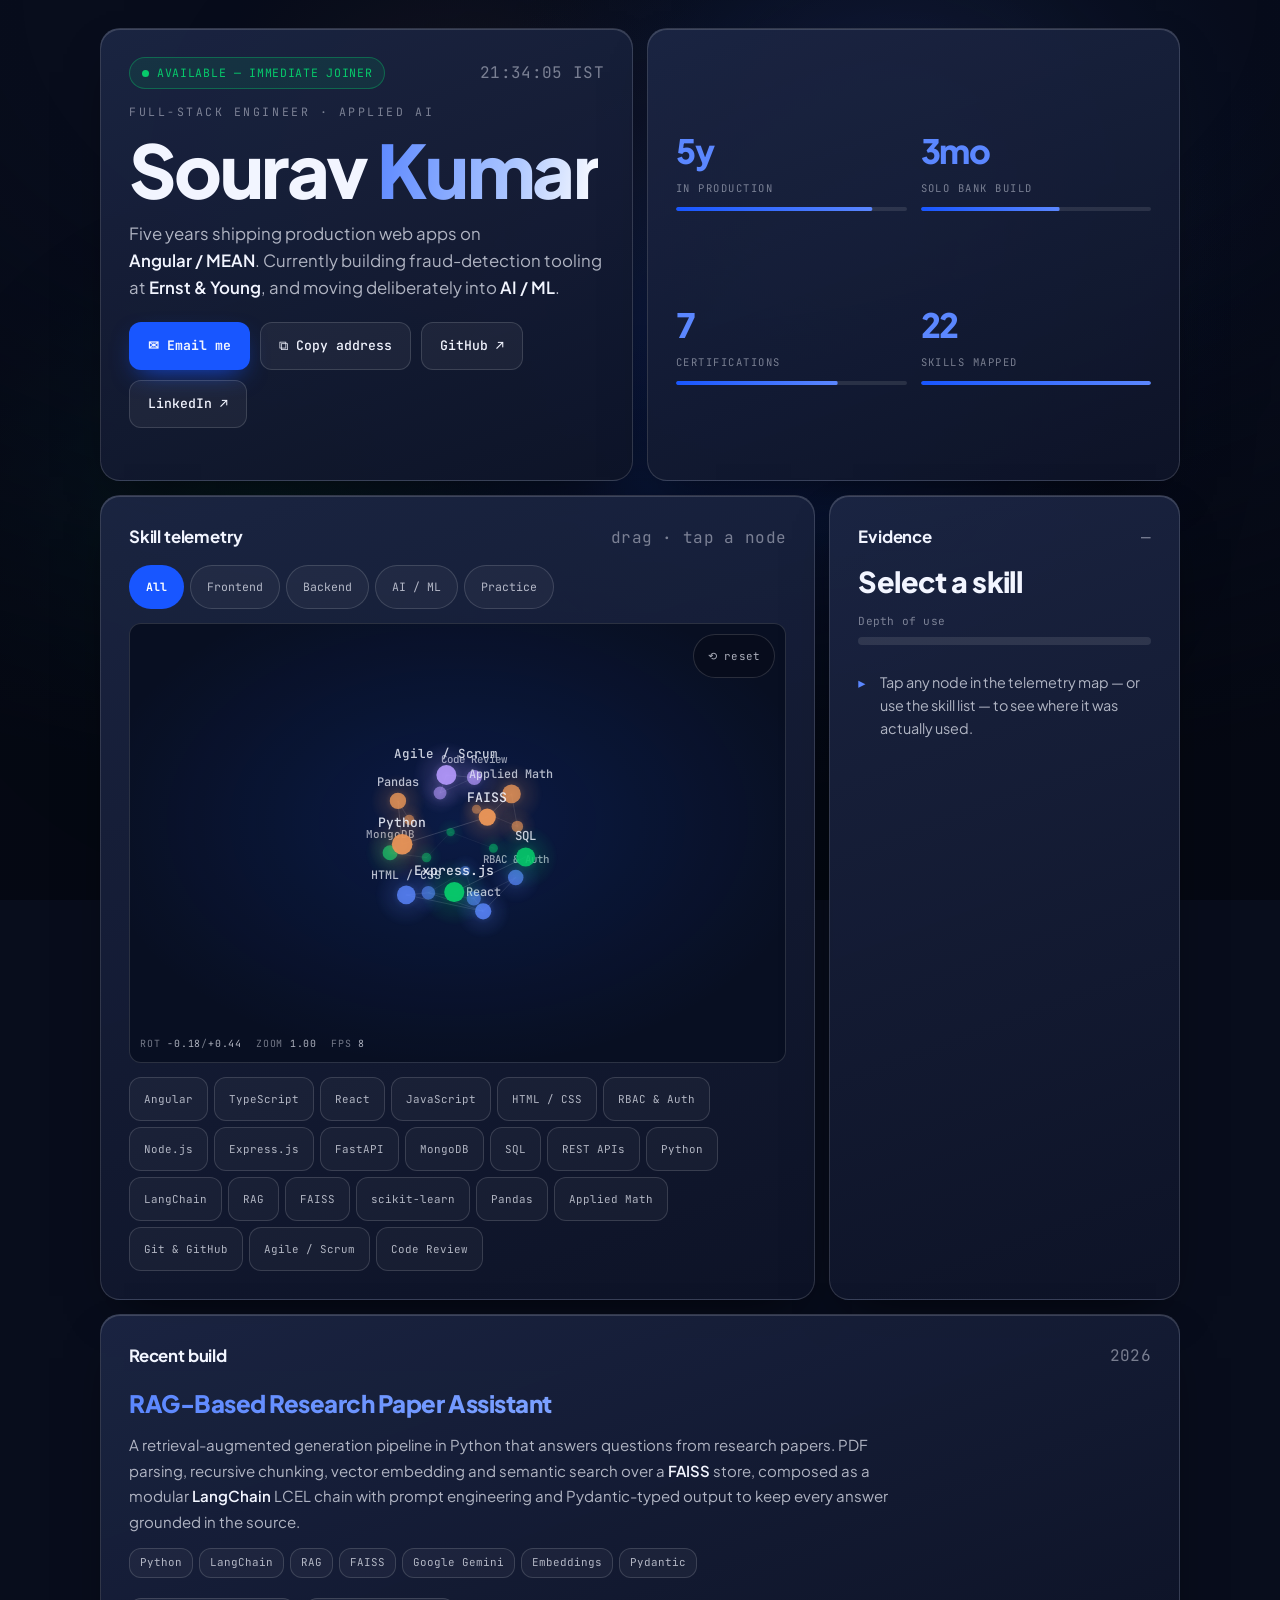
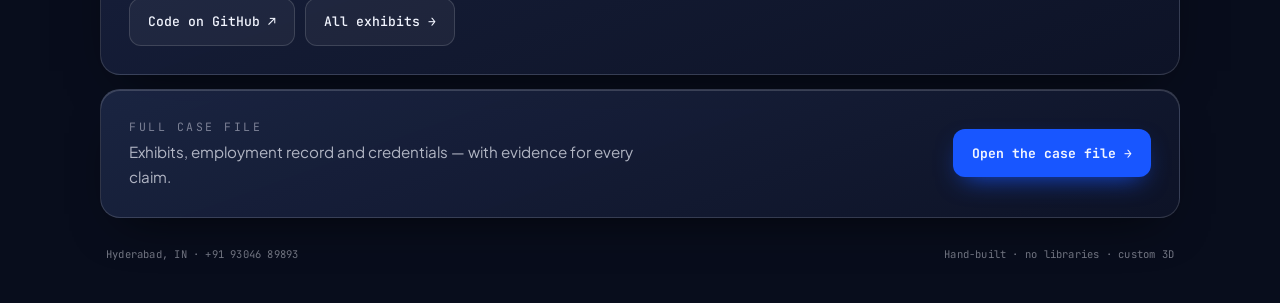
<file: index.html>
<!DOCTYPE html>
<html lang="en">
<head>
<meta charset="UTF-8">
<meta name="viewport" content="width=device-width, initial-scale=1, viewport-fit=cover">
<meta name="theme-color" content="#080D1C">
<title>Sourav Kumar — Full-Stack Engineer</title>
<meta name="description" content="Sourav Kumar — full-stack engineer (Angular/MEAN) moving into AI/ML. Five years in production, fraud-detection tooling at EY. Live skill telemetry.">
<link rel="icon" href="favicon.svg" type="image/svg+xml">
<link rel="preconnect" href="https://fonts.googleapis.com">
<link rel="preconnect" href="https://fonts.gstatic.com" crossorigin>
<link href="https://fonts.googleapis.com/css2?family=Plus+Jakarta+Sans:wght@400;500;600;700;800&family=JetBrains+Mono:wght@400;500;700&display=swap" rel="stylesheet">
<link rel="stylesheet" href="css/style.css">
</head>
<body>
<canvas id="aurora" aria-hidden="true"></canvas>
<div class="vignette" aria-hidden="true"></div>

<a class="skip" href="#panel-skills">Skip to skills</a>

<main class="shell">

  <!-- ===== IDENTITY ===== -->
  <section class="glass panel panel--id" aria-labelledby="name">
    <div class="panel__head">
      <span class="tag">
        <span class="pulse" aria-hidden="true"></span>
        <span>Available — immediate joiner</span>
      </span>
      <span class="mono t-dim" id="clock">--:--:-- IST</span>
    </div>

    <p class="mono eyebrow">Full-Stack Engineer · Applied AI</p>
    <h1 id="name">Sourav <span class="grad">Kumar</span></h1>
    <p class="lede">
      Five years shipping production web apps on <strong>Angular&nbsp;/&nbsp;MEAN</strong>.
      Currently building fraud-detection tooling at <strong>Ernst&nbsp;&amp;&nbsp;Young</strong>,
      and moving deliberately into <strong>AI&nbsp;/&nbsp;ML</strong>.
    </p>

    <div class="actions">
      <a class="btn btn--primary" href="mailto:souravkr.62@gmail.com">
        <span aria-hidden="true">✉</span> Email me
      </a>
      <button class="btn" id="copyBtn" type="button" data-mail="souravkr.62@gmail.com">
        <span aria-hidden="true">⧉</span> <span id="copyLabel">Copy address</span>
      </button>
      <a class="btn" href="https://github.com/Sourav-Kumar-bit" target="_blank" rel="noopener">GitHub ↗</a>
      <a class="btn" href="https://www.linkedin.com/in/sourav-kumar-bb46b2196" target="_blank" rel="noopener">LinkedIn ↗</a>
    </div>
    <p class="status mono t-dim" id="copyStatus" role="status" aria-live="polite"></p>
  </section>

  <!-- ===== READOUTS ===== -->
  <section class="glass panel panel--stats" aria-label="Career readouts">
    <div class="stat">
      <span class="stat__n" data-count="5" data-suffix="y">0</span>
      <span class="stat__l mono">In production</span>
      <span class="meter" aria-hidden="true"><i style="--p:.85"></i></span>
    </div>
    <div class="stat">
      <span class="stat__n" data-count="3" data-suffix="mo">0</span>
      <span class="stat__l mono">Solo bank build</span>
      <span class="meter" aria-hidden="true"><i style="--p:.6"></i></span>
    </div>
    <div class="stat">
      <span class="stat__n" data-count="7" data-suffix="">0</span>
      <span class="stat__l mono">Certifications</span>
      <span class="meter" aria-hidden="true"><i style="--p:.7"></i></span>
    </div>
    <div class="stat">
      <span class="stat__n" data-count="22" data-suffix="">0</span>
      <span class="stat__l mono">Skills mapped</span>
      <span class="meter" aria-hidden="true"><i style="--p:1"></i></span>
    </div>
  </section>

  <!-- ===== TELEMETRY ===== -->
  <section class="glass panel panel--telemetry" id="panel-skills" aria-labelledby="teleTitle">
    <div class="panel__head">
      <h2 id="teleTitle" class="panel__title">Skill telemetry</h2>
      <span class="mono t-dim hide-sm">drag · tap a node</span>
    </div>

    <div class="chips" role="group" aria-label="Filter skills by category">
      <button class="chip is-on" type="button" data-cat="all">All</button>
      <button class="chip" type="button" data-cat="fe">Frontend</button>
      <button class="chip" type="button" data-cat="be">Backend</button>
      <button class="chip" type="button" data-cat="ml">AI / ML</button>
      <button class="chip" type="button" data-cat="pr">Practice</button>
    </div>

    <div class="scope">
      <canvas id="space" aria-label="Interactive 3D map of skills. Use the skill list below for keyboard access." role="img"></canvas>
      <div class="hud mono" aria-hidden="true">
        <span>ROT <output id="ox">+0.00</output>/<output id="oy">+0.00</output></span>
        <span>ZOOM <output id="oz">1.00</output></span>
        <span>FPS <output id="fps">60</output></span>
      </div>
      <button class="reset mono" id="resetBtn" type="button" title="Reset view">⟲ reset</button>
    </div>

    <!-- keyboard-accessible equivalent of the canvas -->
    <div class="nodes" id="nodeList" role="group" aria-label="Skills list"></div>
  </section>

  <!-- ===== DOSSIER ===== -->
  <section class="glass panel panel--dossier" aria-labelledby="dTitle">
    <div class="panel__head">
      <h2 id="dTitle" class="panel__title">Evidence</h2>
      <span class="mono t-dim" id="dCat">—</span>
    </div>
    <p class="d-name" id="dName">Select a skill</p>
    <div class="depth">
      <span class="mono t-dim">Depth of use</span>
      <span class="meter meter--lg" aria-hidden="true"><i id="dBar" style="--p:0"></i></span>
    </div>
    <ul class="ev" id="dEv" aria-live="polite">
      <li>Tap any node in the telemetry map — or use the skill list — to see where it was actually used.</li>
    </ul>
  </section>

  <!-- ===== FEATURED BUILD ===== -->
  <section class="glass panel panel--work" aria-labelledby="workTitle">
    <div class="panel__head">
      <h2 id="workTitle" class="panel__title">Recent build</h2>
      <span class="mono t-dim">2026</span>
    </div>
    <p class="work-name">RAG-Based Research Paper Assistant</p>
    <p class="work-copy">
      A retrieval-augmented generation pipeline in Python that answers questions from research
      papers. PDF parsing, recursive chunking, vector embedding and semantic search over a
      <strong>FAISS</strong> store, composed as a modular <strong>LangChain</strong> LCEL chain with
      prompt engineering and Pydantic-typed output to keep every answer grounded in the source.
    </p>
    <ul class="work-stack" aria-label="Technologies used">
      <li>Python</li><li>LangChain</li><li>RAG</li><li>FAISS</li>
      <li>Google Gemini</li><li>Embeddings</li><li>Pydantic</li>
    </ul>
    <div class="actions">
      <a class="btn" href="https://github.com/Sourav-Kumar-bit" target="_blank" rel="noopener">Code on GitHub ↗</a>
      <a class="btn" href="casefile.html#exhibits">All exhibits →</a>
    </div>
  </section>

  <!-- ===== NAV OUT ===== -->
  <section class="glass panel panel--next">
    <div>
      <p class="mono eyebrow">Full case file</p>
      <p class="next-copy">Exhibits, employment record and credentials — with evidence for every claim.</p>
    </div>
    <a class="btn btn--primary" href="casefile.html">Open the case file →</a>
  </section>

  <footer class="foot mono">
    <span>Hyderabad, IN · +91 93046 89893</span>
    <span>Hand-built · no libraries · custom 3D</span>
  </footer>
</main>

<script src="js/main.js" defer></script>
</body>
</html>
</file>
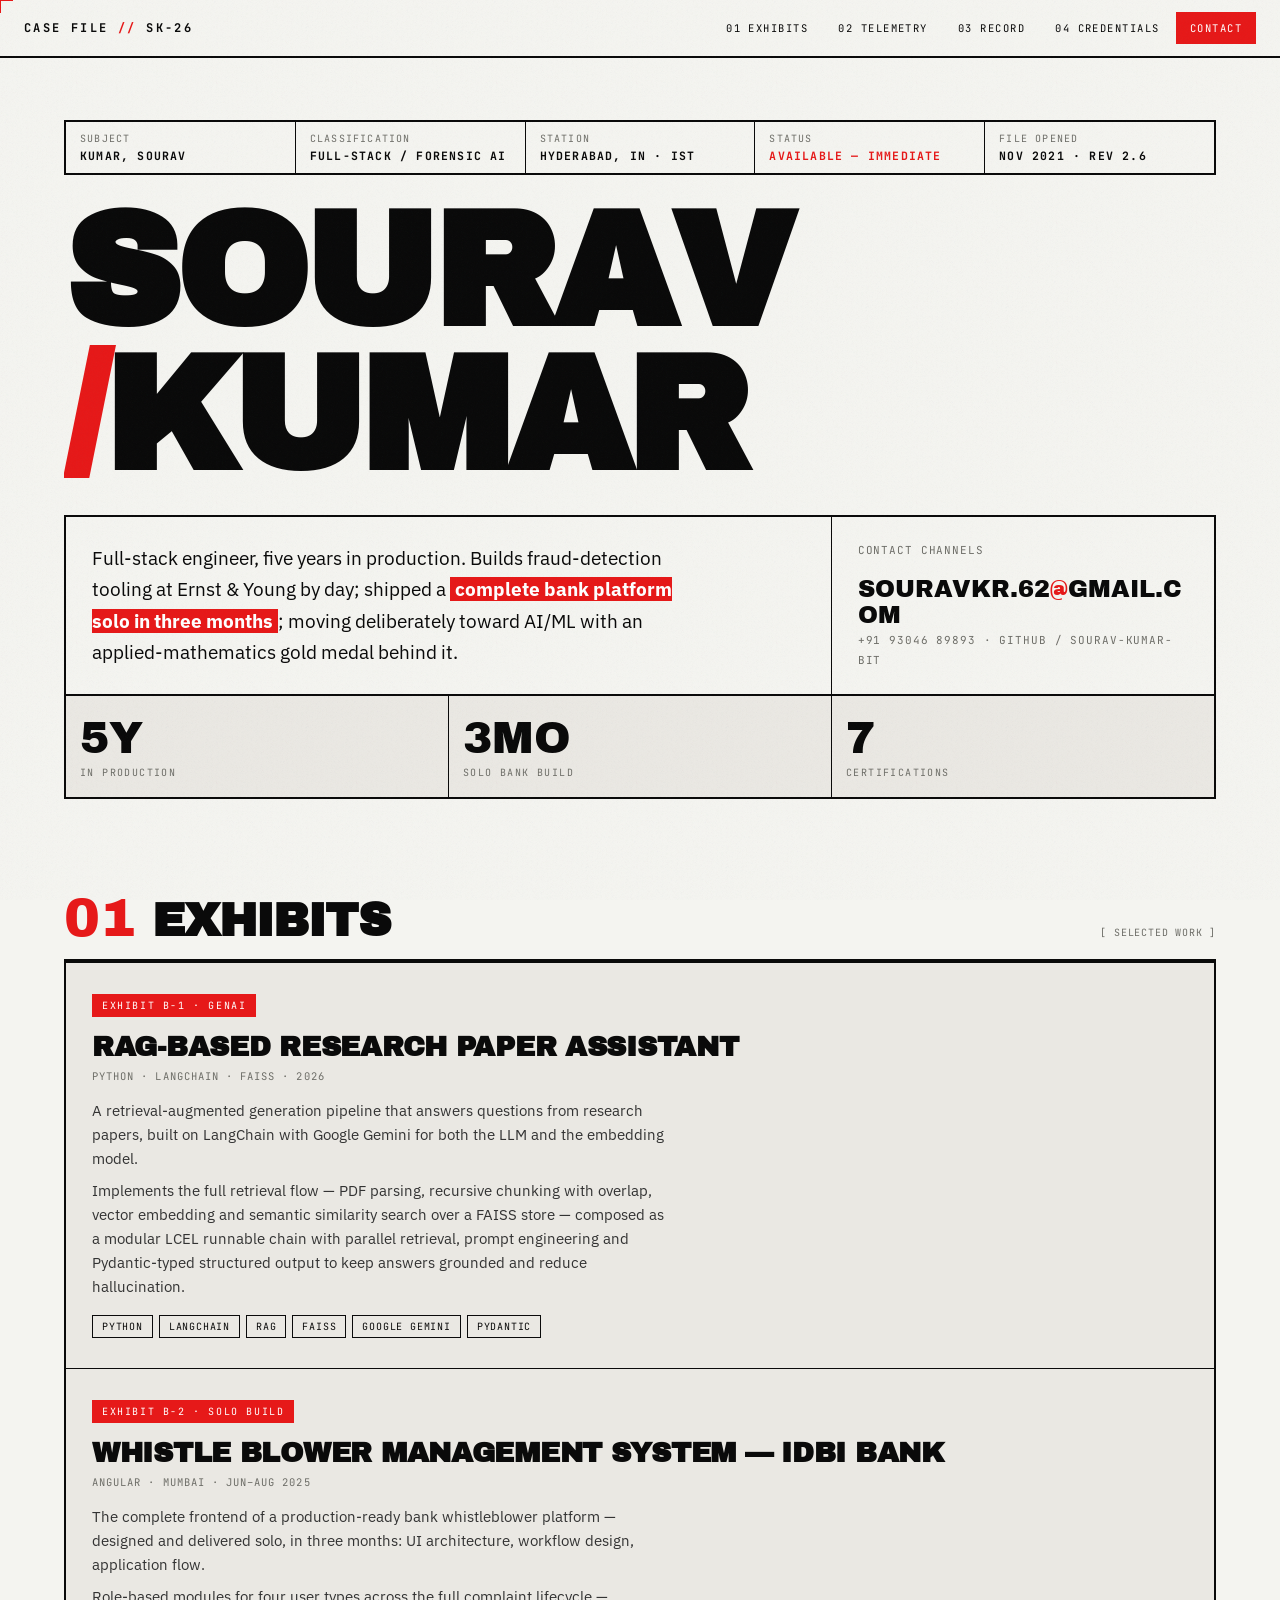
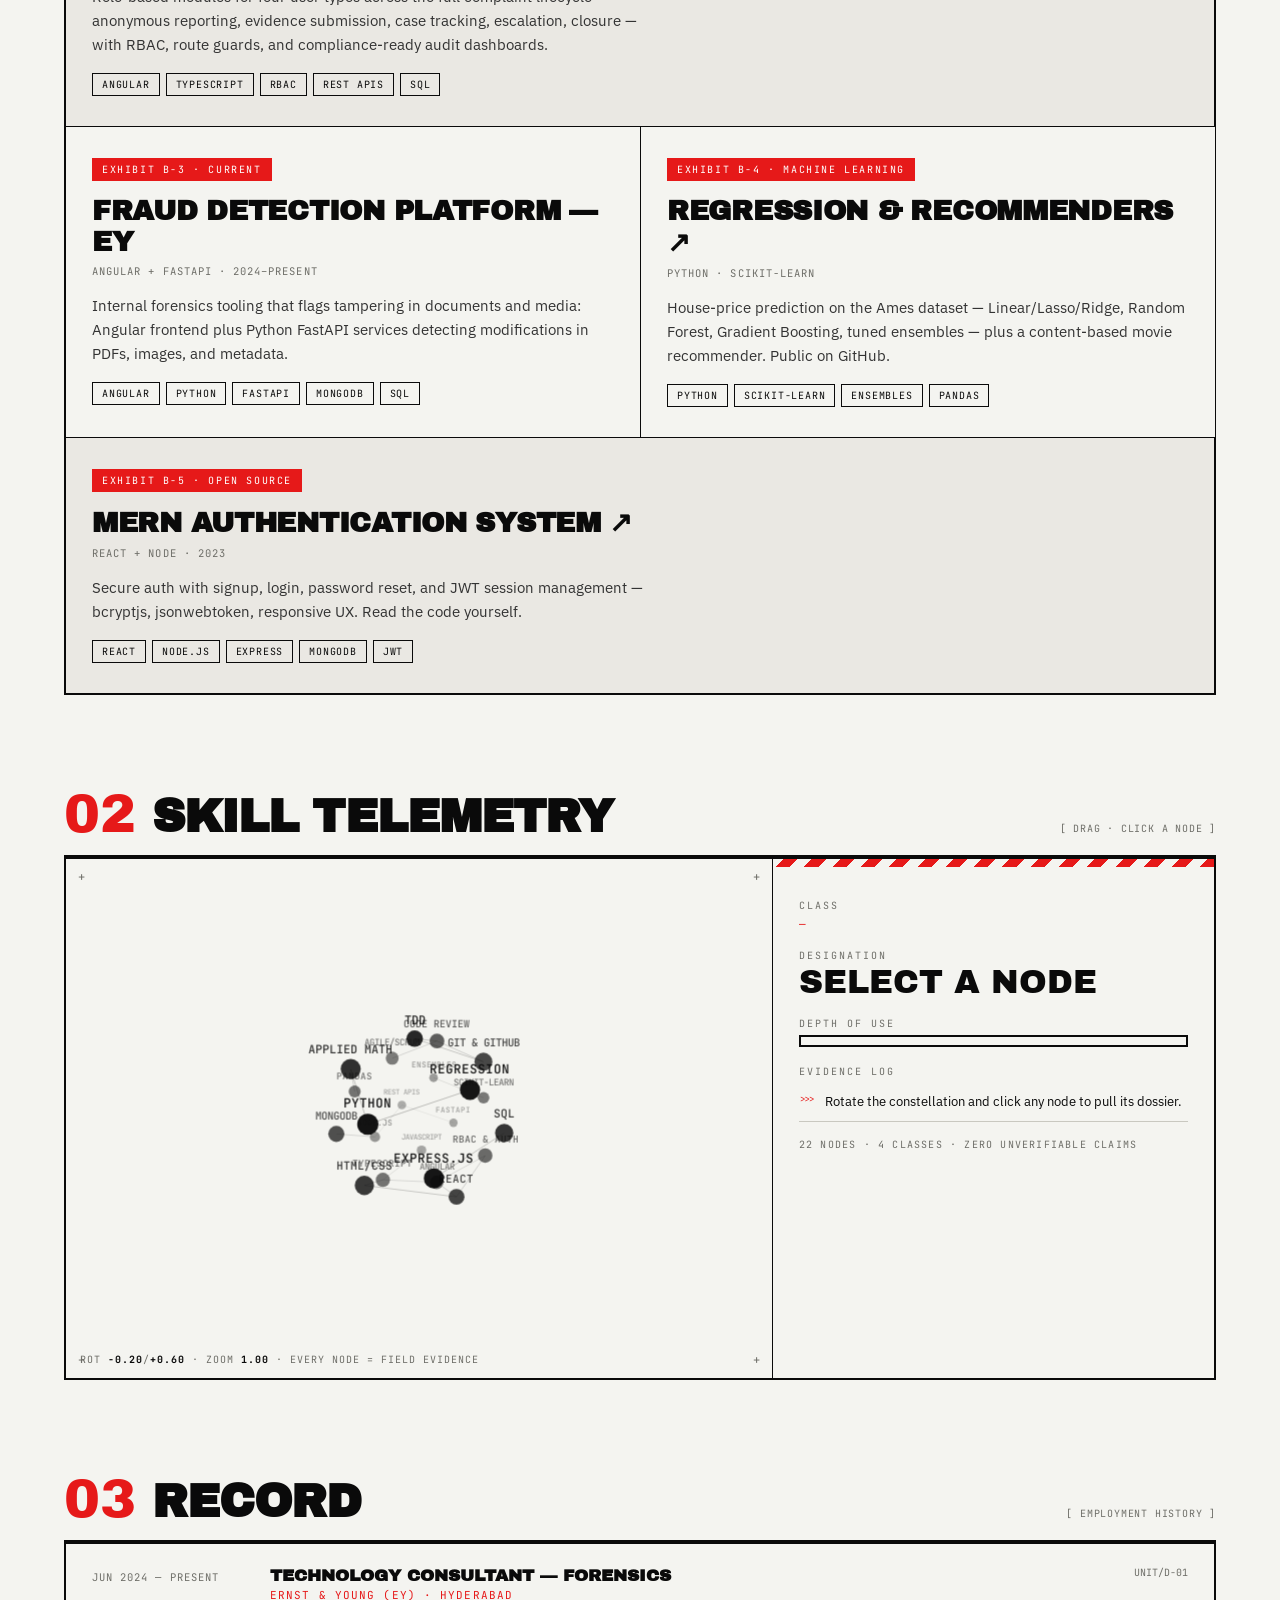
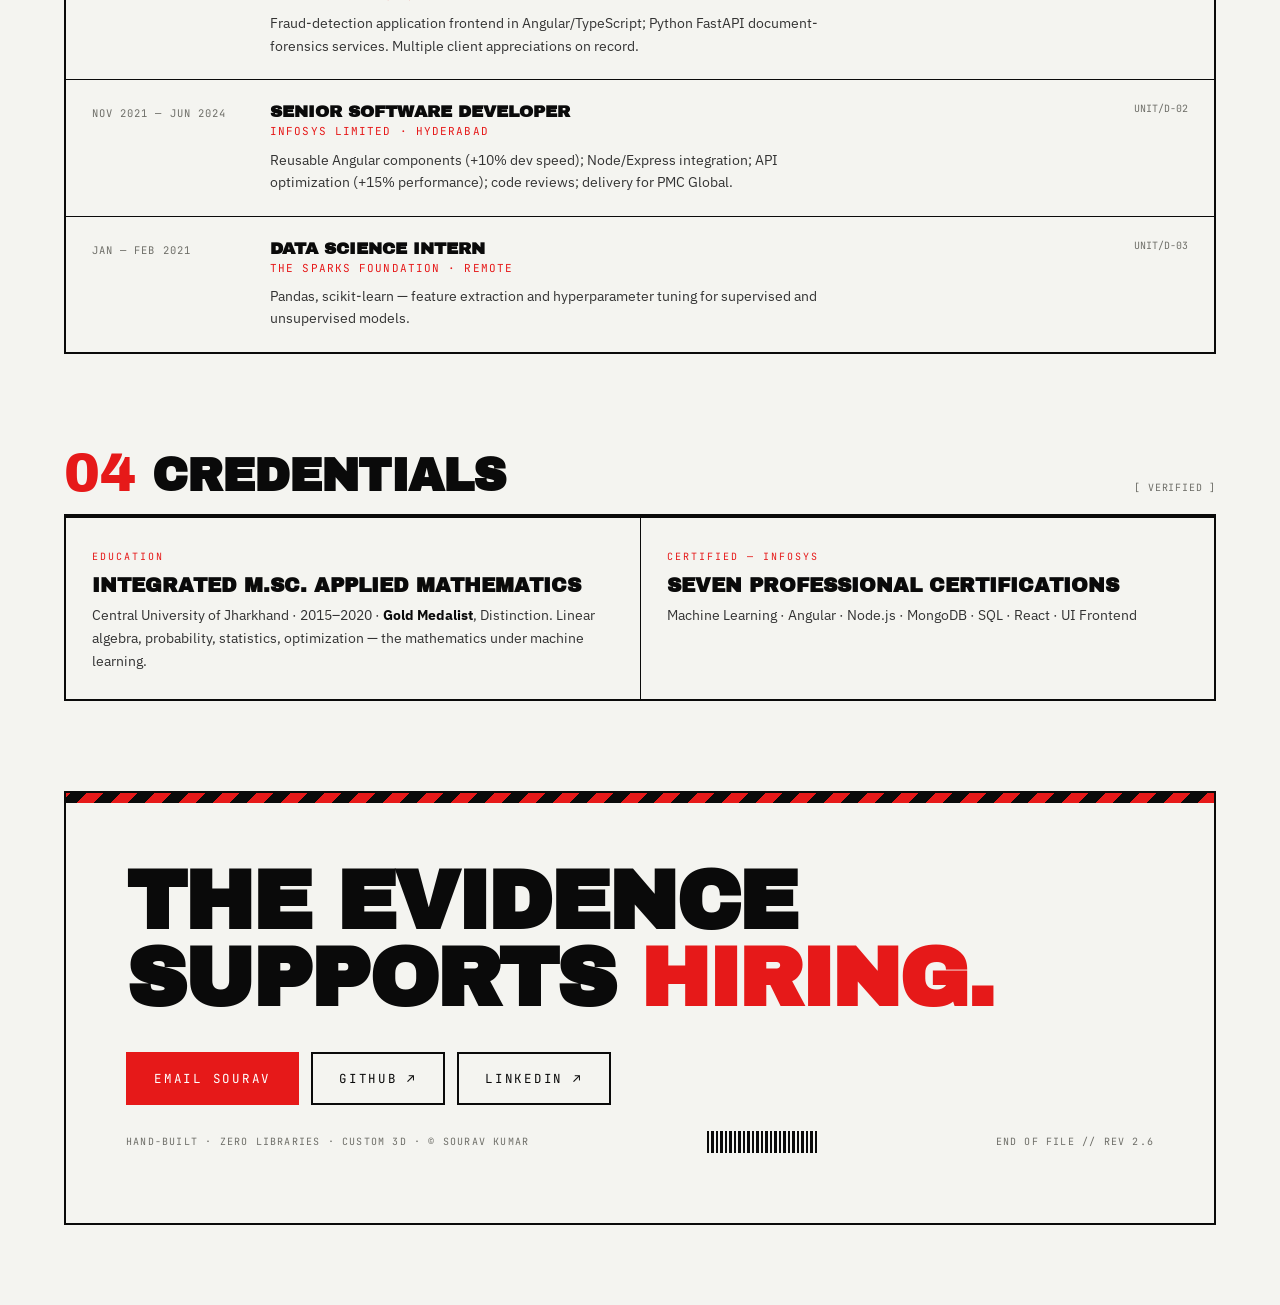
<file: casefile.html>
<!DOCTYPE html>
<html lang="en">
<head>
<meta charset="UTF-8"><meta name="viewport" content="width=device-width, initial-scale=1.0">
<title>SOURAV KUMAR — CASE FILE</title>
<meta name="description" content="Sourav Kumar — full-stack engineer, forensic AI. Five years in production. The evidence supports hiring.">
<link rel="icon" href="favicon.svg" type="image/svg+xml">
<link rel="preconnect" href="https://fonts.googleapis.com">
<link href="https://fonts.googleapis.com/css2?family=Archivo+Black&family=IBM+Plex+Sans:wght@400;500;600&family=JetBrains+Mono:wght@400;500;700&display=swap" rel="stylesheet">
<link rel="stylesheet" href="css/casefile.css">
</head>
<body>
<div id="pre"><div class="stamp">DECLASSIFYING // CASE FILE SK-26</div></div>
<div id="prog"></div>
<div id="cur"></div>
<nav id="nav"><div class="in">
  <span class="brand">CASE FILE <s>//</s> SK-26</span>
  <div class="nl">
    <a href="#exhibits">01 Exhibits</a><a href="#telemetry">02 Telemetry</a><a href="#record">03 Record</a><a href="#credentials">04 Credentials</a>
    <a class="red" href="mailto:souravkr.62@gmail.com">Contact</a>
  </div>
</div></nav>

<header>
  <div class="meta-strip">
    <div>Subject<b>KUMAR, SOURAV</b></div>
    <div>Classification<b>FULL-STACK / FORENSIC AI</b></div>
    <div>Station<b>HYDERABAD, IN · IST</b></div>
    <div>Status<b style="color:var(--red)">AVAILABLE — IMMEDIATE</b></div>
    <div>File opened<b>NOV 2021 · REV 2.6</b></div>
  </div>
  <h1 class="mac"><span class="h1wrap" id="ln1"></span><span class="h1wrap" id="ln2"></span></h1>
  <div class="lede-grid">
    <div class="lede">
      <p>Full-stack engineer, five years in production. Builds fraud-detection tooling at Ernst &amp; Young by day; shipped a <b>complete bank platform solo in three months</b>; moving deliberately toward AI/ML with an applied-mathematics gold medal behind it.</p>
    </div>
    <div class="avail">
      <span class="mono">Contact channels</span>
      <div>
        <div class="big">souravkr.62<span class="grn">@</span>gmail.com</div>
        <span class="mono">+91 93046 89893 · GITHUB / SOURAV-KUMAR-BIT</span>
      </div>
    </div>
  </div>
  <div class="counts">
    <div><div class="n" data-count="5" data-suffix="Y">0</div><div class="l2">In production</div></div>
    <div><div class="n" data-count="3" data-suffix="MO">0</div><div class="l2">Solo bank build</div></div>
    <div><div class="n" data-count="7" data-suffix="">0</div><div class="l2">Certifications</div></div>
  </div>
</header>

<section id="exhibits">
  <div class="shead"><span class="no">01</span><h2>Exhibits</h2><span class="fill"></span><span class="mono">[ Selected work ]</span></div>
  <div class="exgrid">
    <article class="ex wide tilt">
      <span class="tag">Exhibit B-1 · GenAI</span>
      <h3>RAG-Based Research Paper Assistant</h3>
      <p class="mt">Python · LangChain · FAISS · 2026</p>
      <p>A retrieval-augmented generation pipeline that answers questions from research papers, built on LangChain with Google Gemini for both the LLM and the embedding model.</p>
      <p>Implements the full retrieval flow — PDF parsing, recursive chunking with overlap, vector embedding and semantic similarity search over a FAISS store — composed as a modular LCEL runnable chain with parallel retrieval, prompt engineering and Pydantic-typed structured output to keep answers grounded and reduce hallucination.</p>
      <div class="st"><span>Python</span><span>LangChain</span><span>RAG</span><span>FAISS</span><span>Google Gemini</span><span>Pydantic</span></div>
    </article>
    <article class="ex wide tilt">
      <span class="tag">Exhibit B-2 · Solo build</span>
      <h3>Whistle Blower Management System — IDBI Bank</h3>
      <p class="mt">Angular · Mumbai · Jun–Aug 2025</p>
      <p>The complete frontend of a production-ready bank whistleblower platform — designed and delivered solo, in three months: UI architecture, workflow design, application flow.</p>
      <p>Role-based modules for four user types across the full complaint lifecycle — anonymous reporting, evidence submission, case tracking, escalation, closure — with RBAC, route guards, and compliance-ready audit dashboards.</p>
      <div class="st"><span>Angular</span><span>TypeScript</span><span>RBAC</span><span>REST APIs</span><span>SQL</span></div>
    </article>
    <article class="ex tilt">
      <span class="tag">Exhibit B-3 · Current</span>
      <h3>Fraud Detection Platform — EY</h3>
      <p class="mt">Angular + FastAPI · 2024–present</p>
      <p>Internal forensics tooling that flags tampering in documents and media: Angular frontend plus Python FastAPI services detecting modifications in PDFs, images, and metadata.</p>
      <div class="st"><span>Angular</span><span>Python</span><span>FastAPI</span><span>MongoDB</span><span>SQL</span></div>
    </article>
    <article class="ex tilt">
      <span class="tag">Exhibit B-4 · Machine learning</span>
      <h3><a href="https://github.com/Sourav-Kumar-bit/Machine-Learning-Projects" target="_blank" rel="noopener">Regression &amp; Recommenders ↗</a></h3>
      <p class="mt">Python · scikit-learn</p>
      <p>House-price prediction on the Ames dataset — Linear/Lasso/Ridge, Random Forest, Gradient Boosting, tuned ensembles — plus a content-based movie recommender. Public on GitHub.</p>
      <div class="st"><span>Python</span><span>scikit-learn</span><span>Ensembles</span><span>Pandas</span></div>
    </article>
    <article class="ex wide tilt">
      <span class="tag">Exhibit B-5 · Open source</span>
      <h3><a href="https://github.com/Sourav-Kumar-bit/Authentication-System" target="_blank" rel="noopener">MERN Authentication System ↗</a></h3>
      <p class="mt">React + Node · 2023</p>
      <p>Secure auth with signup, login, password reset, and JWT session management — bcryptjs, jsonwebtoken, responsive UX. Read the code yourself.</p>
      <div class="st"><span>React</span><span>Node.js</span><span>Express</span><span>MongoDB</span><span>JWT</span></div>
    </article>
  </div>
</section>

<section id="telemetry">
  <div class="shead"><span class="no">02</span><h2>Skill Telemetry</h2><span class="fill"></span><span class="mono">[ Drag · click a node ]</span></div>
  <div class="tele-wrap">
    <div class="tele-canvas">
      <canvas id="space"></canvas>
      <span class="cross" style="top:10px;left:12px">+</span><span class="cross" style="top:10px;right:12px">+</span>
      <span class="cross" style="bottom:10px;left:12px">+</span><span class="cross" style="bottom:10px;right:12px">+</span>
      <div class="tele-hud">ROT <output id="ox">+0.00</output>/<output id="oy">+0.00</output> · ZOOM <output id="oz">1.00</output> · EVERY NODE = FIELD EVIDENCE</div>
    </div>
    <aside class="dossier">
      <div class="stripes"></div>
      <dl>
        <dt>Class</dt><dd id="d-cat">—</dd>
        <dt>Designation</dt><dd id="d-name">SELECT A NODE</dd>
        <dt>Depth of use</dt><dd><div class="bar"><i id="d-bar"></i></div></dd>
        <dt>Evidence log</dt><dd><ul class="ev" id="d-ev"><li>Rotate the constellation and click any node to pull its dossier.</li></ul></dd>
      </dl>
      <p class="hint">22 nodes · 4 classes · zero unverifiable claims</p>
    </aside>
  </div>
</section>

<section id="record">
  <div class="shead"><span class="no">03</span><h2>Record</h2><span class="fill"></span><span class="mono">[ Employment history ]</span></div>
  <div class="rec">
    <div class="rrow"><span class="when">Jun 2024 — Present</span><div><h3>Technology Consultant — Forensics</h3><p class="org">Ernst &amp; Young (EY) · Hyderabad</p><p>Fraud-detection application frontend in Angular/TypeScript; Python FastAPI document-forensics services. Multiple client appreciations on record.</p></div><span class="id">UNIT/D-01</span></div>
    <div class="rrow"><span class="when">Nov 2021 — Jun 2024</span><div><h3>Senior Software Developer</h3><p class="org">Infosys Limited · Hyderabad</p><p>Reusable Angular components (+10% dev speed); Node/Express integration; API optimization (+15% performance); code reviews; delivery for PMC Global.</p></div><span class="id">UNIT/D-02</span></div>
    <div class="rrow"><span class="when">Jan — Feb 2021</span><div><h3>Data Science Intern</h3><p class="org">The Sparks Foundation · Remote</p><p>Pandas, scikit-learn — feature extraction and hyperparameter tuning for supervised and unsupervised models.</p></div><span class="id">UNIT/D-03</span></div>
  </div>
</section>

<section id="credentials">
  <div class="shead"><span class="no">04</span><h2>Credentials</h2><span class="fill"></span><span class="mono">[ Verified ]</span></div>
  <div class="cred">
    <div><span class="k">Education</span><h3>Integrated M.Sc. Applied Mathematics</h3><p>Central University of Jharkhand · 2015–2020 · <b>Gold Medalist</b>, Distinction. Linear algebra, probability, statistics, optimization — the mathematics under machine learning.</p></div>
    <div><span class="k">Certified — Infosys</span><h3>Seven professional certifications</h3><p>Machine Learning · Angular · Node.js · MongoDB · SQL · React · UI Frontend</p></div>
  </div>
</section>

<div class="verdict">
  <div class="box">
    <h2>The evidence<br>supports <em>hiring.</em></h2>
    <div class="row">
      <span class="mag"><a class="cta pri" href="mailto:souravkr.62@gmail.com?subject=Regarding your case file">Email Sourav</a></span>
      <span class="mag"><a class="cta" href="https://github.com/Sourav-Kumar-bit" target="_blank" rel="noopener">GitHub ↗</a></span>
      <span class="mag"><a class="cta" href="https://www.linkedin.com/in/sourav-kumar-bb46b2196" target="_blank" rel="noopener">LinkedIn ↗</a></span>
    </div>
    <div class="foot"><span>Hand-built · zero libraries · custom 3D · © Sourav Kumar</span><span class="barcode" aria-hidden="true"></span><span>END OF FILE // REV 2.6</span></div>
  </div>
</div>

<script src="js/casefile.js" defer></script>
</body>
</html>
</file>
<file: css/style.css>
/* =========================================================
   SOURAV KUMAR — COVER
   System: Glassmorphism (typeui.sh tokens) · metaphor: glass instrument panel
   Mobile-first. All sizing in a fluid scale; no hover-only information.
   ========================================================= */

:root{
  /* brand tokens */
  --primary:#1856FF;
  --primary-lit:#5B87FF;
  --success:#07CA6B;
  --warning:#E89558;
  --danger:#EA2143;

  /* surface / text on dark glass */
  --bg:#080D1C;
  --text:#F2F5FF;
  --text-dim:rgba(242,245,255,.70);
  --text-faint:rgba(242,245,255,.46);

  /* glass system */
  --glass:rgba(255,255,255,.055);
  --glass-hi:rgba(255,255,255,.10);
  --edge:rgba(255,255,255,.14);
  --edge-lit:rgba(140,175,255,.42);
  --blur:12px;
  --shadow:0 20px 50px -24px rgba(0,0,0,.75);
  --inner:inset 0 1px 0 rgba(255,255,255,.16);

  /* rhythm (comfortable density) */
  --s1:6px; --s2:10px; --s3:14px; --s4:20px; --s5:28px; --s6:40px;
  --r:20px; --r-sm:12px; --r-pill:999px;

  --sans:'Plus Jakarta Sans',system-ui,-apple-system,sans-serif;
  --mono:'JetBrains Mono',ui-monospace,SFMono-Regular,monospace;
  --ease:cubic-bezier(.22,1,.36,1);
}

*{margin:0;padding:0;box-sizing:border-box}
html{-webkit-text-size-adjust:100%}
body{
  font-family:var(--sans);
  background:var(--bg);
  color:var(--text);
  line-height:1.6;
  min-height:100svh;
  overflow-x:hidden;
  -webkit-font-smoothing:antialiased;
}
.mono{font-family:var(--mono);letter-spacing:.02em}
.t-dim{color:var(--text-faint)}
::selection{background:var(--primary);color:#fff}

/* backdrop */
#aurora{position:fixed;inset:0;z-index:-2;display:block}
.vignette{
  position:fixed;inset:0;z-index:-1;pointer-events:none;
  background:radial-gradient(120% 90% at 50% 0%,transparent 40%,rgba(4,7,16,.75) 100%);
}

/* skip link — accessibility */
.skip{
  position:absolute;left:-9999px;top:var(--s3);
  background:var(--primary);color:#fff;padding:12px 18px;border-radius:var(--r-sm);
  font-size:14px;font-weight:600;z-index:100;text-decoration:none;
}
.skip:focus{left:var(--s3)}

/* ===== layout: mobile-first single column ===== */
.shell{
  width:100%;
  max-width:1120px;
  margin-inline:auto;
  padding:max(var(--s4),env(safe-area-inset-top)) var(--s4) var(--s6);
  display:grid;
  gap:var(--s3);
  grid-template-columns:1fr;
}

/* ===== glass surface ===== */
.glass{
  background:var(--glass);
  border:1px solid var(--edge);
  border-radius:var(--r);
  box-shadow:var(--shadow),var(--inner);
  position:relative;
  overflow:hidden;
  backdrop-filter:blur(var(--blur)) saturate(1.5);
  -webkit-backdrop-filter:blur(var(--blur)) saturate(1.5);
}
/* pointer-tracked sheen (desktop only, set from JS) */
.glass::before{
  content:'';position:absolute;inset:0;pointer-events:none;border-radius:inherit;
  background:radial-gradient(420px circle at var(--sx,50%) var(--sy,0%),rgba(255,255,255,.10),transparent 55%);
  opacity:0;transition:opacity .35s var(--ease);
}
@media (hover:hover) and (pointer:fine){ .glass:hover::before{opacity:1} }

.panel{padding:var(--s4)}
.panel__head{
  display:flex;align-items:center;justify-content:space-between;
  gap:var(--s2);margin-bottom:var(--s3);flex-wrap:wrap;
}
.panel__title{font-size:1.05rem;font-weight:700;letter-spacing:-.01em}

/* ===== identity ===== */
.tag{
  display:inline-flex;align-items:center;gap:8px;
  font-family:var(--mono);font-size:.72rem;letter-spacing:.06em;text-transform:uppercase;
  color:var(--success);
  border:1px solid rgba(7,202,107,.36);background:rgba(7,202,107,.10);
  padding:6px 12px;border-radius:var(--r-pill);
}
.pulse{width:7px;height:7px;border-radius:50%;background:var(--success);flex:none;
  box-shadow:0 0 0 0 rgba(7,202,107,.65);animation:pulse 2.4s infinite}
@keyframes pulse{70%{box-shadow:0 0 0 9px rgba(7,202,107,0)}100%{box-shadow:0 0 0 0 rgba(7,202,107,0)}}

.eyebrow{font-size:.72rem;letter-spacing:.22em;text-transform:uppercase;color:var(--text-faint)}
h1{
  font-size:clamp(2.4rem,11vw,4.6rem);
  font-weight:800;letter-spacing:-.035em;line-height:1.02;
  margin:var(--s2) 0 var(--s3);
}
.grad{
  background:linear-gradient(100deg,var(--primary-lit),#A9C4FF 60%,#fff);
  -webkit-background-clip:text;background-clip:text;color:transparent;
}
.lede{color:var(--text-dim);font-size:clamp(.95rem,3.6vw,1.05rem);max-width:56ch}
.lede strong{color:var(--text);font-weight:600}

.actions{display:flex;flex-wrap:wrap;gap:var(--s2);margin-top:var(--s4)}
.btn{
  font-family:var(--mono);font-size:.82rem;font-weight:500;
  display:inline-flex;align-items:center;justify-content:center;gap:8px;
  min-height:48px;                       /* touch target */
  padding:0 18px;border-radius:var(--r-sm);
  border:1px solid var(--edge);background:rgba(255,255,255,.05);
  color:var(--text);text-decoration:none;cursor:pointer;
  transition:background .22s var(--ease),border-color .22s var(--ease),transform .22s var(--ease);
}
.btn:hover{background:var(--glass-hi);border-color:var(--edge-lit)}
.btn:active{transform:scale(.97)}
.btn--primary{background:var(--primary);border-color:transparent;font-weight:700;
  box-shadow:0 10px 26px -10px rgba(24,86,255,.85)}
.btn--primary:hover{background:#2D69FF;border-color:transparent}
:where(.btn,.chip,.node,.reset,.skip):focus-visible{
  outline:2px solid var(--primary-lit);outline-offset:3px;
}
.status{min-height:1.2em;margin-top:var(--s2);font-size:.75rem;color:var(--success)}

/* ===== stats ===== */
.panel--stats{display:grid;grid-template-columns:1fr 1fr;gap:var(--s4) var(--s3)}
.stat{display:flex;flex-direction:column;gap:2px;min-width:0}
.stat__n{font-size:clamp(1.6rem,7vw,2.1rem);font-weight:800;letter-spacing:-.03em;
  font-variant-numeric:tabular-nums;color:var(--primary-lit)}
.stat__l{font-size:.66rem;letter-spacing:.14em;text-transform:uppercase;color:var(--text-faint)}
.meter{display:block;height:4px;border-radius:var(--r-pill);background:rgba(255,255,255,.10);
  margin-top:8px;overflow:hidden}
.meter i{display:block;height:100%;border-radius:inherit;
  background:linear-gradient(90deg,var(--primary),var(--primary-lit));
  transform:scaleX(0);transform-origin:left;transition:transform 1s var(--ease)}
.meter.in i{transform:scaleX(var(--p))}
.meter--lg{height:8px;margin-top:6px}
.meter--lg i{background:linear-gradient(90deg,var(--primary),var(--success))}

/* ===== telemetry ===== */
.chips{display:flex;gap:var(--s1);flex-wrap:wrap;margin-bottom:var(--s3)}
.chip{
  font-family:var(--mono);font-size:.72rem;
  min-height:44px;padding:0 16px;border-radius:var(--r-pill);
  border:1px solid var(--edge);background:rgba(255,255,255,.04);
  color:var(--text-dim);cursor:pointer;
  transition:background .2s var(--ease),color .2s var(--ease),border-color .2s var(--ease);
}
.chip:hover{background:var(--glass-hi);color:var(--text)}
.chip.is-on{background:var(--primary);border-color:transparent;color:#fff;font-weight:700}

.scope{
  position:relative;border-radius:var(--r-sm);overflow:hidden;
  /* opaque + isolated: the canvas repaints every frame, so we keep it off the
     panel's backdrop-filter layer or the browser re-blurs the page each frame */
  background:radial-gradient(80% 80% at 50% 45%,rgba(24,86,255,.16),transparent 70%),#080F22;
  border:1px solid var(--edge);
  height:clamp(300px,52vh,440px);
  isolation:isolate;
  contain:paint;
}
#space{
  display:block;width:100%;height:100%;touch-action:none;cursor:grab;
  transform:translateZ(0);          /* own compositing layer */
}
#space:active{cursor:grabbing}
.hud{
  position:absolute;left:10px;bottom:10px;right:10px;
  display:flex;gap:var(--s3);flex-wrap:wrap;
  font-size:.62rem;letter-spacing:.08em;color:var(--text-faint);pointer-events:none;
}
.hud output{color:var(--text-dim);font-variant-numeric:tabular-nums}
.reset{
  position:absolute;top:10px;right:10px;
  min-height:44px;padding:0 14px;font-size:.68rem;
  border-radius:var(--r-pill);border:1px solid var(--edge);
  background:rgba(8,13,28,.6);color:var(--text-dim);cursor:pointer;
  backdrop-filter:blur(8px);-webkit-backdrop-filter:blur(8px);
}
.reset:hover{color:var(--text);border-color:var(--edge-lit)}

/* keyboard-accessible skill list */
.nodes{display:flex;flex-wrap:wrap;gap:var(--s1);margin-top:var(--s3)}
.node{
  font-family:var(--mono);font-size:.68rem;
  min-height:44px;padding:0 14px;border-radius:var(--r-sm);
  border:1px solid var(--edge);background:rgba(255,255,255,.035);
  color:var(--text-dim);cursor:pointer;transition:all .18s var(--ease);
}
.node:hover{background:var(--glass-hi);color:var(--text)}
.node.is-active{background:var(--primary);border-color:transparent;color:#fff;font-weight:700}
.node[hidden]{display:none}

/* ===== dossier ===== */
.d-name{font-size:clamp(1.3rem,5.4vw,1.8rem);font-weight:800;letter-spacing:-.02em;line-height:1.15}
.depth{margin:var(--s3) 0;font-size:.7rem}
.ev{list-style:none;display:flex;flex-direction:column}
.ev li{
  position:relative;padding:12px 0 12px 22px;font-size:.9rem;color:var(--text-dim);
  border-bottom:1px solid rgba(255,255,255,.07);
}
.ev li:last-child{border-bottom:0}
.ev li::before{content:'▸';position:absolute;left:0;top:12px;color:var(--primary-lit)}
.ev li strong{color:var(--text);font-weight:600}

/* ===== featured build ===== */
.work-name{
  font-size:clamp(1.15rem,4.6vw,1.5rem);font-weight:800;letter-spacing:-.02em;
  background:linear-gradient(100deg,var(--primary-lit),#A9C4FF);
  -webkit-background-clip:text;background-clip:text;color:transparent;
  margin-bottom:var(--s2);
}
.work-copy{color:var(--text-dim);font-size:.94rem;line-height:1.7;max-width:70ch}
.work-copy strong{color:var(--text);font-weight:600}
.work-stack{
  list-style:none;display:flex;flex-wrap:wrap;gap:var(--s1);margin:var(--s3) 0 0;padding:0;
}
.work-stack li{
  font-family:var(--mono);font-size:.68rem;color:var(--text-dim);
  border:1px solid var(--edge);background:rgba(255,255,255,.04);
  padding:5px 10px;border-radius:var(--r-sm);
}

/* ===== next / footer ===== */
.panel--next{display:flex;flex-direction:column;gap:var(--s3);align-items:flex-start}
.next-copy{color:var(--text-dim);font-size:.95rem;max-width:46ch;margin-top:4px}
.foot{
  display:flex;justify-content:space-between;gap:var(--s2);flex-wrap:wrap;
  font-size:.66rem;color:var(--text-faint);padding:var(--s3) var(--s1) 0;
}

/* ===== responsive: bento from 720px ===== */
@media (min-width:720px){
  .shell{grid-template-columns:repeat(6,1fr);gap:var(--s3);padding:var(--s5) var(--s4) var(--s6)}
  .panel{padding:var(--s5)}
  .panel--id{grid-column:1/5}
  .panel--stats{grid-column:5/7;grid-template-columns:1fr 1fr;align-content:center}
  .panel--telemetry{grid-column:1/5}
  .panel--dossier{grid-column:5/7}
  .panel--work{grid-column:1/7}
  .panel--next{grid-column:1/7;flex-direction:row;align-items:center;justify-content:space-between}
  .foot{grid-column:1/7}
}
@media (min-width:1040px){
  .panel--id{grid-column:1/4}
  .panel--stats{grid-column:4/7;grid-template-columns:1fr 1fr;align-content:space-evenly}
  .panel--telemetry{grid-column:1/5}
  .panel--dossier{grid-column:5/7}
}
@media (max-width:719px){ .hide-sm{display:none} }

/* ===== motion & transparency preferences ===== */
@media (prefers-reduced-motion:reduce){
  *{animation:none!important;transition:none!important}
  .meter i{transform:scaleX(var(--p))}
}
@media (prefers-reduced-transparency:reduce){
  .glass{backdrop-filter:none;-webkit-backdrop-filter:none;background:rgba(16,22,42,.96)}
}
/* Adaptive quality: set by JS when the device can't sustain a smooth frame rate.
   Keeps the layered look, drops the expensive live blur. */
body.lite .glass{
  backdrop-filter:none;-webkit-backdrop-filter:none;
  background:linear-gradient(160deg,rgba(28,38,68,.92),rgba(14,20,40,.94));
}
body.lite .reset{backdrop-filter:none;-webkit-backdrop-filter:none;background:rgba(8,13,28,.9)}
body.lite #aurora{opacity:.75}

/* graceful fallback where backdrop-filter is unsupported */
@supports not ((backdrop-filter:blur(2px)) or (-webkit-backdrop-filter:blur(2px))){
  .glass{background:rgba(16,22,42,.92)}
}
</file>
<file: css/casefile.css>
/* SOURAV KUMAR - CASE FILE | Swiss Industrial Print system */
:root{--sub:#F4F4F0;--sub2:#EAE8E3;--ink:#0A0A0A;--red:#E61919;--dim:#6E6E68;--line:#0A0A0A}
*{margin:0;padding:0;box-sizing:border-box;border-radius:0!important}
html{scroll-behavior:smooth}
body{background:var(--sub);color:var(--ink);font-family:'IBM Plex Sans',sans-serif;overflow-x:hidden}
.mono{font-family:'JetBrains Mono',monospace;text-transform:uppercase;letter-spacing:.08em}
.mac{font-family:'Archivo Black',sans-serif;text-transform:uppercase;letter-spacing:-.03em;line-height:.9}
/* grain */
body::after{content:'';position:fixed;inset:0;pointer-events:none;z-index:60;opacity:.045;
background-image:url("data:image/svg+xml,%3Csvg xmlns='http://www.w3.org/2000/svg' width='140' height='140'%3E%3Cfilter id='n'%3E%3CfeTurbulence baseFrequency='0.8'/%3E%3C/filter%3E%3Crect width='140' height='140' filter='url(%23n)'/%3E%3C/svg%3E")}
/* preloader */
#pre{position:fixed;inset:0;z-index:100;display:grid;place-items:center;background:var(--ink)}
#pre .stamp{color:var(--sub);font-family:'JetBrains Mono';font-size:13px;letter-spacing:.3em;text-transform:uppercase;border:1px solid var(--sub);padding:14px 22px;animation:blink 0.9s steps(2) infinite}
#pre.done{animation:doors .7s cubic-bezier(.7,0,.2,1) .15s forwards}
@keyframes doors{to{transform:translateY(-101%)}}
@keyframes blink{50%{opacity:.35}}
/* progress + nav */
#prog{position:fixed;top:0;left:0;height:4px;background:var(--red);width:0;z-index:52}
nav{position:fixed;top:0;left:0;right:0;z-index:50;background:var(--sub);border-bottom:2px solid var(--ink);transition:transform .35s cubic-bezier(.2,0,0,1)}
nav.hide{transform:translateY(-101%)}
nav .in{display:flex;justify-content:space-between;align-items:center;padding:12px 24px}
nav .brand{font-family:'JetBrains Mono';font-weight:700;font-size:12px;letter-spacing:.2em}
nav .brand s{color:var(--red);text-decoration:none}
nav .nl{display:flex;gap:2px}
nav a{font-family:'JetBrains Mono';font-size:10.5px;letter-spacing:.14em;text-transform:uppercase;color:var(--ink);text-decoration:none;padding:8px 13px;border:1px solid transparent;transition:background .15s,color .15s}
nav a:hover{background:var(--ink);color:var(--sub)}
nav a.red{background:var(--red);color:#fff}
nav a.red:hover{background:var(--ink)}
@media(max-width:700px){nav .nl a:not(.red){display:none}}
/* masthead */
header{padding:120px 24px 0;max-width:1200px;margin:0 auto}
.meta-strip{display:grid;grid-template-columns:repeat(auto-fit,minmax(160px,1fr));gap:1px;background:var(--ink);border:2px solid var(--ink);margin-bottom:0}
.meta-strip>div{background:var(--sub);padding:10px 14px;font-family:'JetBrains Mono';font-size:10px;letter-spacing:.12em;text-transform:uppercase;color:var(--dim)}
.meta-strip b{display:block;color:var(--ink);font-weight:700;font-size:11.5px;margin-top:3px}
h1.mac{font-size:clamp(58px,12.5vw,180px);margin:26px 0 10px;position:relative}
h1 .red{color:var(--red)}
h1 .l{display:inline-block;transform:translateY(110%);opacity:0}
.loaded h1 .l{animation:riseL .7s cubic-bezier(.22,1,.36,1) forwards}
@keyframes riseL{to{transform:none;opacity:1}}
.h1wrap{overflow:hidden;display:block}
.lede-grid{display:grid;grid-template-columns:2fr 1fr;gap:1px;background:var(--ink);border:2px solid var(--ink);margin-top:26px}
@media(max-width:820px){.lede-grid{grid-template-columns:1fr}}
.lede-grid>div{background:var(--sub);padding:26px;min-width:0}
.avail .big{overflow-wrap:anywhere;font-size:clamp(17px,2.4vw,24px)}
.lede p{font-size:clamp(16px,1.8vw,19px);line-height:1.65;max-width:56ch}
.lede b{background:var(--red);color:#fff;padding:0 5px}
.avail{display:flex;flex-direction:column;justify-content:space-between;gap:18px}
.avail .mono{font-size:11px;color:var(--dim)}
.avail .big{font-family:'Archivo Black';text-transform:uppercase}
.avail .grn{color:var(--red)}
.counts{display:grid;grid-template-columns:repeat(3,1fr);gap:1px;background:var(--ink);border:2px solid var(--ink);border-top:none}
.counts>div{background:var(--sub2);padding:18px 14px;text-align:left}
.counts .n{font-family:'Archivo Black';font-size:clamp(26px,4vw,44px)}
.counts .l2{font-family:'JetBrains Mono';font-size:10px;letter-spacing:.14em;text-transform:uppercase;color:var(--dim);margin-top:4px}
/* sections */
section{max-width:1200px;margin:0 auto;padding:90px 24px 0}
.shead{display:flex;align-items:baseline;gap:16px;border-bottom:4px solid var(--ink);padding-bottom:12px;margin-bottom:0}
.shead .no{font-family:'Archivo Black';font-size:clamp(30px,5vw,54px);color:var(--red)}
.shead h2{font-family:'Archivo Black';font-size:clamp(24px,4.4vw,46px);text-transform:uppercase;letter-spacing:-.02em}
.shead .fill{flex:1}
.shead .mono{font-size:10px;color:var(--dim)}
/* exhibits */
.exgrid{display:grid;grid-template-columns:1fr 1fr;gap:1px;background:var(--ink);border:2px solid var(--ink);border-top:none}
@media(max-width:820px){.exgrid{grid-template-columns:1fr}}
.ex{background:var(--sub);padding:30px 26px;position:relative;transform-style:preserve-3d;will-change:transform;opacity:0;translate:0 30px}
.ex.in{animation:up .7s cubic-bezier(.22,1,.36,1) forwards}
@keyframes up{to{opacity:1;translate:0 0}}
.ex.wide{grid-column:1/-1;background:var(--sub2)}
.ex .tag{font-family:'JetBrains Mono';font-size:10px;letter-spacing:.16em;background:var(--red);color:#fff;display:inline-block;padding:5px 10px;text-transform:uppercase}
.ex h3{font-family:'Archivo Black';font-size:clamp(19px,2.6vw,28px);text-transform:uppercase;margin:14px 0 6px;letter-spacing:-.01em}
.ex h3 a{color:inherit;text-decoration:none;border-bottom:3px solid transparent}
.ex h3 a:hover{border-color:var(--red)}
.ex .mt{font-family:'JetBrains Mono';font-size:10.5px;letter-spacing:.1em;color:var(--dim);text-transform:uppercase;margin-bottom:14px}
.ex p{font-size:14.5px;line-height:1.65;color:#333;max-width:64ch}
.ex p+p{margin-top:8px}
.ex .st{margin-top:16px;display:flex;flex-wrap:wrap;gap:6px}
.ex .st span{font-family:'JetBrains Mono';font-size:10px;letter-spacing:.08em;text-transform:uppercase;border:1px solid var(--ink);padding:4px 9px}
/* telemetry */
.tele-wrap{display:grid;grid-template-columns:1.6fr 1fr;gap:1px;background:var(--ink);border:2px solid var(--ink);border-top:none;min-height:520px}
@media(max-width:900px){.tele-wrap{grid-template-columns:1fr}.dossier{border-top:2px solid var(--ink)}}
.tele-canvas{background:var(--sub);position:relative}
#space{width:100%;height:100%;min-height:460px;display:block;cursor:grab;touch-action:none}
#space:active{cursor:grabbing}
.tele-hud{position:absolute;left:14px;bottom:12px;font-family:'JetBrains Mono';font-size:10px;letter-spacing:.1em;color:var(--dim);text-transform:uppercase;pointer-events:none}
.tele-hud output{color:var(--ink);font-weight:700}
.cross{position:absolute;font-family:'JetBrains Mono';color:var(--dim);font-size:12px;pointer-events:none}
.dossier{background:var(--sub);padding:26px;position:relative}
.dossier .stripes{position:absolute;top:0;left:0;right:0;height:8px;background:repeating-linear-gradient(-45deg,var(--red) 0 10px,transparent 10px 20px)}
.dossier dt{font-family:'JetBrains Mono';font-size:10px;letter-spacing:.2em;color:var(--dim);text-transform:uppercase;margin:18px 0 5px}
.dossier dt:first-of-type{margin-top:14px}
.dossier #d-name{font-family:'Archivo Black';font-size:clamp(24px,2.6vw,34px);text-transform:uppercase;line-height:.95}
.dossier #d-cat{color:var(--red);font-family:'JetBrains Mono';font-size:11px;letter-spacing:.14em;text-transform:uppercase}
.bar{height:12px;border:2px solid var(--ink);position:relative;margin-top:4px}
.bar i{position:absolute;inset:1px;transform-origin:left;background:var(--red);transform:scaleX(var(--p,0));transition:transform .7s cubic-bezier(.22,1,.36,1)}
.dossier .ev li{list-style:none;font-size:13px;line-height:1.55;padding:9px 0 9px 26px;border-bottom:1px solid #C9C8C0;position:relative}
.dossier .ev li::before{content:'>>>';position:absolute;left:0;top:10px;font-family:'JetBrains Mono';font-size:9px;color:var(--red)}
.dossier .hint{font-family:'JetBrains Mono';font-size:10px;letter-spacing:.12em;color:var(--dim);text-transform:uppercase;margin-top:16px}
/* record */
.rec{display:flex;flex-direction:column;gap:1px;background:var(--ink);border:2px solid var(--ink);border-top:none}
.rrow{background:var(--sub);display:grid;grid-template-columns:160px 1fr auto;gap:18px;padding:22px 26px;align-items:start;transition:background .2s;opacity:0;translate:0 30px}
.rrow.in{animation:up .7s cubic-bezier(.22,1,.36,1) forwards}
.rrow:hover{background:var(--sub2)}
@media(max-width:700px){.rrow{grid-template-columns:1fr}}
.rrow .when{font-family:'JetBrains Mono';font-size:10.5px;letter-spacing:.1em;color:var(--dim);text-transform:uppercase;padding-top:4px}
.rrow h3{font-family:'Archivo Black';font-size:17px;text-transform:uppercase}
.rrow .org{font-family:'JetBrains Mono';font-size:11px;color:var(--red);letter-spacing:.1em;text-transform:uppercase;margin:2px 0 8px}
.rrow p{font-size:14px;line-height:1.6;color:#333;max-width:70ch}
.rrow .id{font-family:'JetBrains Mono';font-size:10px;color:var(--dim)}
/* credentials */
.cred{display:grid;grid-template-columns:1fr 1fr;gap:1px;background:var(--ink);border:2px solid var(--ink);border-top:none}
@media(max-width:820px){.cred{grid-template-columns:1fr}}
.cred>div{background:var(--sub);padding:26px}
.cred .k{font-family:'JetBrains Mono';font-size:10px;letter-spacing:.2em;color:var(--red);text-transform:uppercase}
.cred h3{font-family:'Archivo Black';font-size:20px;text-transform:uppercase;margin:10px 0 8px}
.cred p{font-size:14px;line-height:1.65;color:#333}
.cred p b{font-weight:700;color:var(--ink)}
/* verdict */
.verdict{max-width:1200px;margin:90px auto 0;padding:0 24px 80px;text-align:left}
.verdict .box{border:2px solid var(--ink);padding:clamp(30px,6vw,70px) clamp(22px,5vw,60px);position:relative;overflow:hidden}
.verdict .box::before{content:'';position:absolute;top:0;left:0;right:0;height:10px;background:repeating-linear-gradient(-45deg,var(--red) 0 12px,var(--ink) 12px 24px)}
.verdict h2{font-family:'Archivo Black';font-size:clamp(30px,6.6vw,84px);text-transform:uppercase;letter-spacing:-.03em;line-height:.92}
.verdict h2 em{font-style:normal;color:var(--red)}
.verdict .row{display:flex;gap:12px;margin-top:34px;flex-wrap:wrap;align-items:center}
.mag{display:inline-block}
.cta{font-family:'JetBrains Mono';font-size:12.5px;letter-spacing:.14em;text-transform:uppercase;text-decoration:none;padding:16px 26px;display:inline-block;border:2px solid var(--ink);color:var(--ink);transition:background .2s,color .2s}
.cta:hover{background:var(--ink);color:var(--sub)}
.cta.pri{background:var(--red);border-color:var(--red);color:#fff}
.cta.pri:hover{background:var(--ink);border-color:var(--ink)}
.foot{display:flex;justify-content:space-between;align-items:center;margin-top:26px;font-family:'JetBrains Mono';font-size:10px;letter-spacing:.12em;color:var(--dim);text-transform:uppercase;flex-wrap:wrap;gap:10px}
.barcode{display:inline-block;height:22px;width:110px;background:repeating-linear-gradient(90deg,var(--ink) 0 2px,transparent 2px 4px,var(--ink) 4px 7px,transparent 7px 9px)}
/* cursor crosshair (fine pointers only) */
#cur{position:fixed;width:26px;height:26px;z-index:70;pointer-events:none;display:none;translate:-50% -50%}
#cur::before,#cur::after{content:'';position:absolute;background:var(--red)}
#cur::before{left:50%;top:0;bottom:0;width:1px}
#cur::after{top:50%;left:0;right:0;height:1px}
@media(hover:hover) and (pointer:fine){#cur{display:block}}
@media(prefers-reduced-motion:reduce){*{animation:none!important;transition:none!important}.ex,.rrow{opacity:1;translate:0 0}h1 .l{transform:none;opacity:1}#pre{display:none}#cur{display:none}}
</file>
